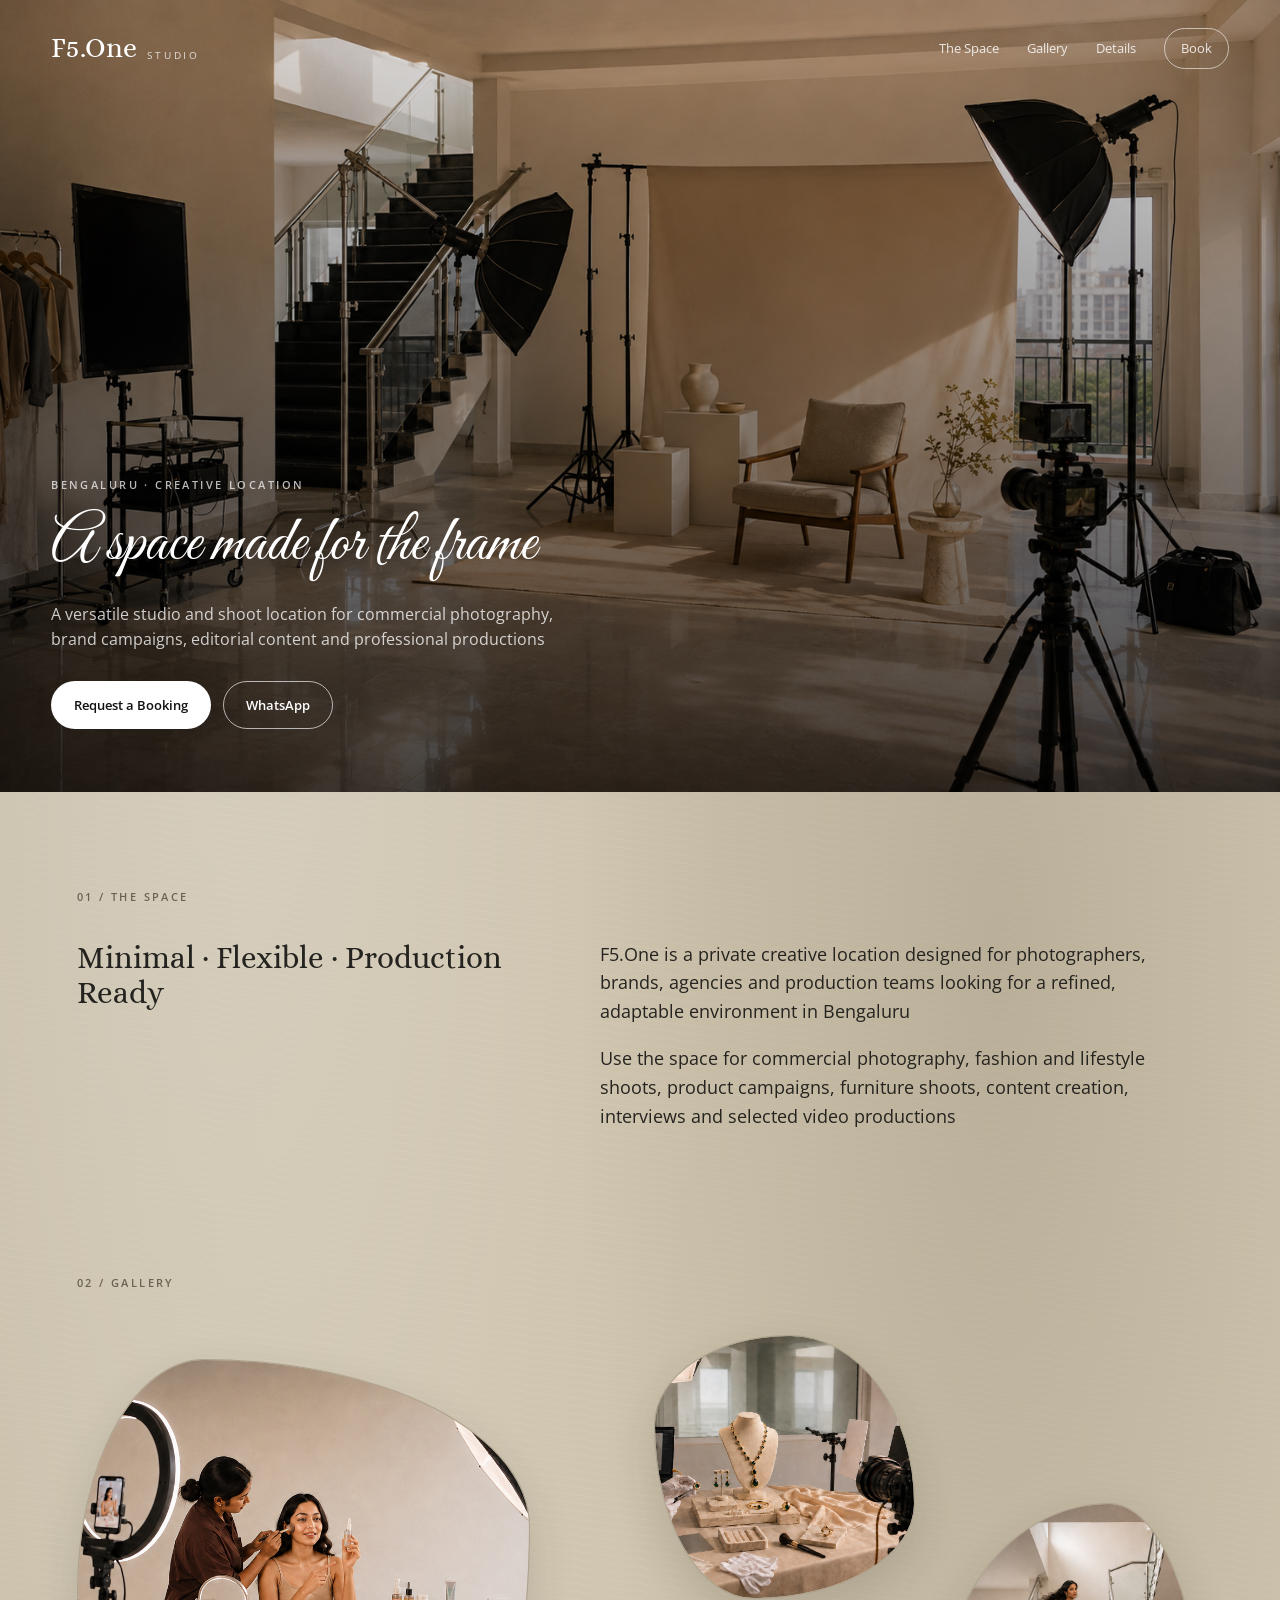
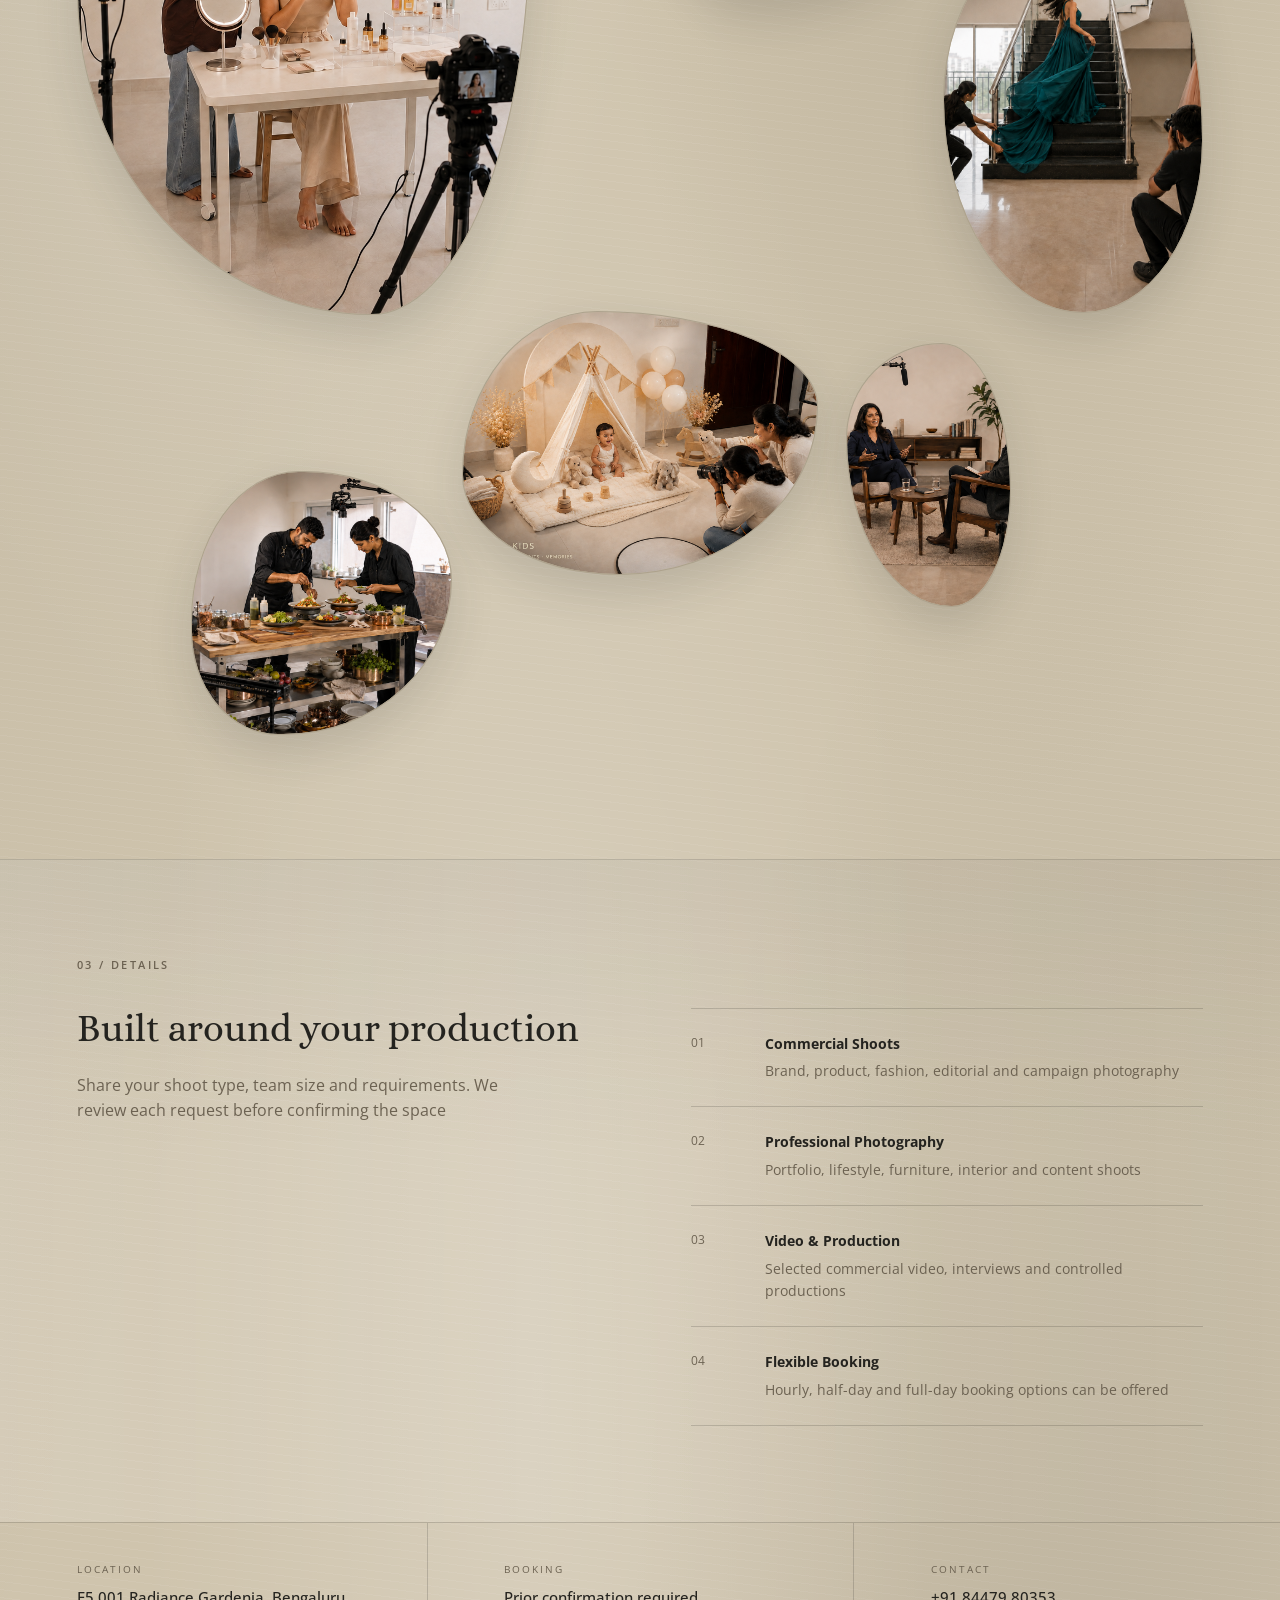
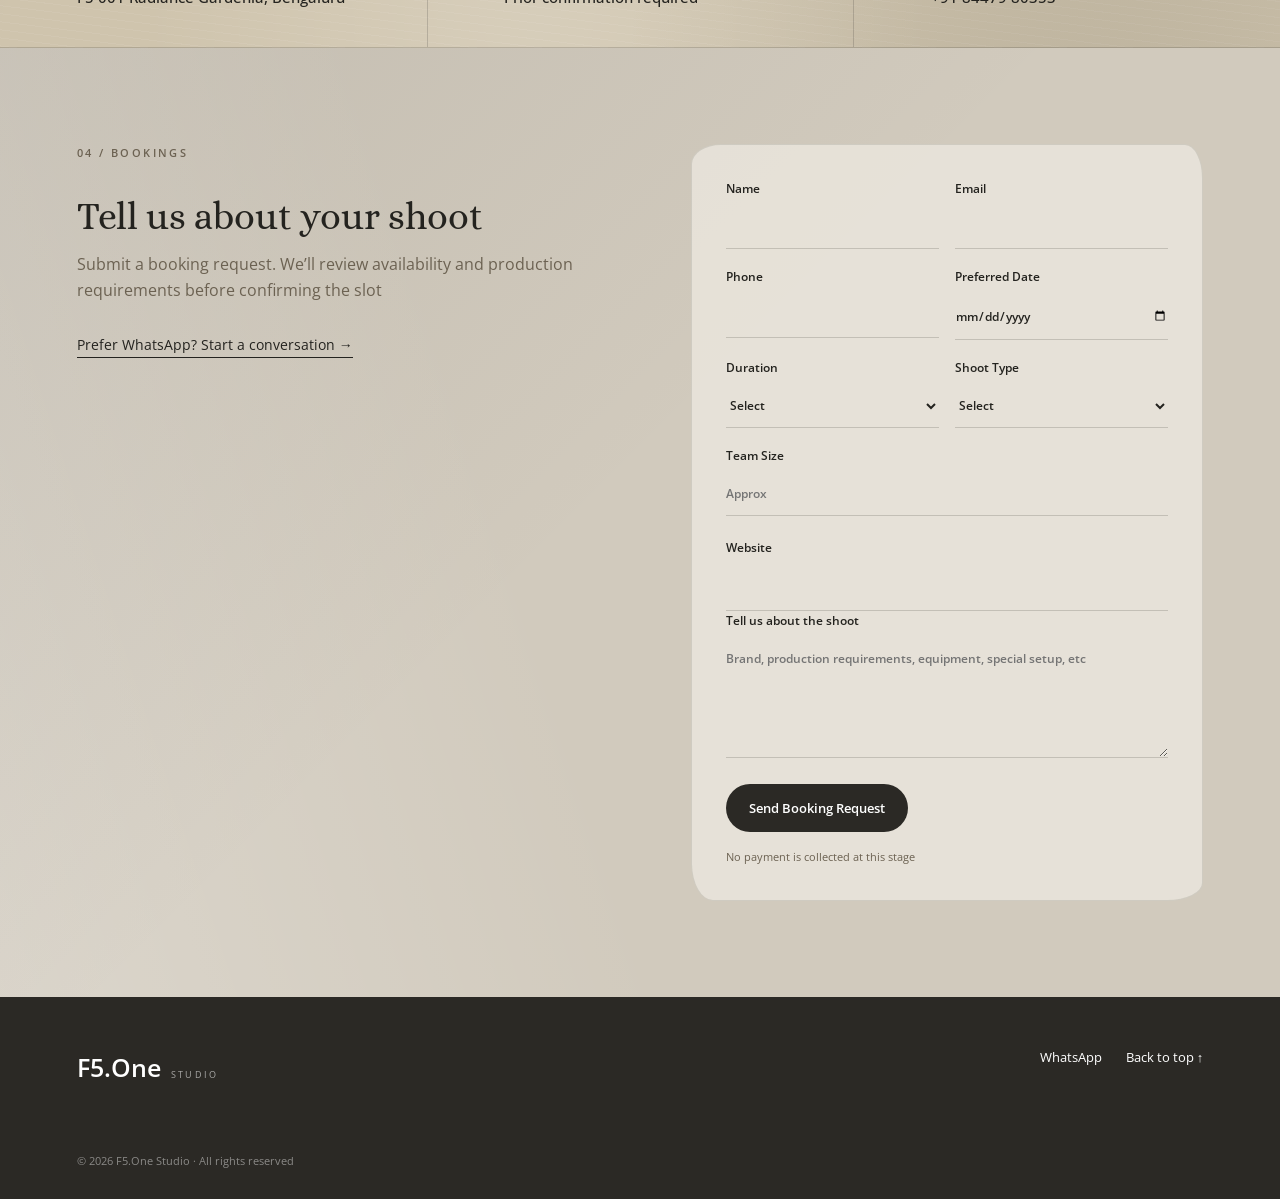
<file: index.html>
<!DOCTYPE html>
<html lang="en">
<head>
  <meta charset="UTF-8" />
  <meta name="viewport" content="width=device-width, initial-scale=1.0" />
  <meta name="description" content="F5.One Studio — a versatile creative studio and location in Bengaluru for commercial shoots, photography, brand campaigns and productions." />
  <title>F5.One Studio | Bengaluru</title>

  <link rel="preconnect" href="https://fonts.googleapis.com">
  <link rel="preconnect" href="https://fonts.gstatic.com" crossorigin>
  <link href="https://fonts.googleapis.com/css2?family=Alice&family=Great+Vibes&family=Open+Sans:wght@400;500;600;700&display=swap" rel="stylesheet">

  <link rel="stylesheet" href="style.css?v=20260819-4" />
</head>
<body>

  <header class="site-header">
    <a href="#top" class="brand" aria-label="F5.One Studio home">
      <span class="brand-main">F5.One</span>
      <span class="brand-sub">STUDIO</span>
    </a>

    <nav class="nav">
      <a href="#space">The Space</a>
      <a href="#gallery">Gallery</a>
      <a href="#details">Details</a>
      <a href="#booking" class="nav-cta">Book</a>
    </nav>
  </header>

  <main id="top">

    <section class="hero">
      <div class="hero-media">
        <img src="assets/Images/F5.one_Hero.png" alt="F5.One Studio interior">
      </div>

      <div class="hero-overlay"></div>

      <div class="hero-content">
        <p class="eyebrow">BENGALURU · CREATIVE LOCATION</p>
        <h1>A space made for the frame</h1>
        <p class="hero-copy">
          A versatile studio and shoot location for commercial photography,
          brand campaigns, editorial content and professional productions
        </p>

        <div class="hero-actions">
          <a href="#booking" class="button button-light">Request a Booking</a>
          <a href="https://wa.me/918447980353" target="_blank" rel="noopener" class="button button-outline">
            WhatsApp
          </a>
        </div>
      </div>
    </section>

    <section class="intro section" id="space">
      <div class="section-label">01 / THE SPACE</div>

      <div class="intro-grid">
        <h2>Minimal · Flexible · Production Ready</h2>

        <div class="intro-copy">
          <p>
            F5.One is a private creative location designed for photographers,
            brands, agencies and production teams looking for a refined,
            adaptable environment in Bengaluru
          </p>
          <p>
            Use the space for commercial photography, fashion and lifestyle
            shoots, product campaigns, furniture shoots, content creation,
            interviews and selected video productions
          </p>
        </div>
      </div>
    </section>

    <section class="gallery section" id="gallery">
      <div class="section-heading">
        <div class="section-label">02 / GALLERY</div>
      </div>

      <div class="gallery-grid">
        <figure class="tile tile-large">
          <img src="assets/Images/01_Skincare.png" alt="Beauty and skincare shoot at F5.One Studio">
        </figure>

        <figure class="tile">
          <img src="assets/Images/02_Gallery_Jewellery.png" alt="Jewellery and accessories shoot at F5.One Studio">
        </figure>

        <figure class="tile">
          <img src="assets/Images/03_Fashion.png" alt="Fashion shoot on the staircase at F5.One Studio">
        </figure>

        <figure class="tile tile-wide">
          <img src="assets/Images/04_kids.png" alt="Baby and kids shoot at F5.One Studio">
        </figure>

        <figure class="tile">
          <img src="assets/Images/05_Podcasts.png" alt="Interview and podcast shoot at F5.One Studio">
        </figure>

        <figure class="tile">
          <img src="assets/Images/06_Food.png" alt="Food and beverage shoot at F5.One Studio">
        </figure>
      </div>
    </section>

    <section class="details section" id="details">
      <div class="section-label">03 / DETAILS</div>

      <div class="details-grid">
        <div class="details-intro">
          <h2>Built around your production</h2>
          <p>
            Share your shoot type, team size and requirements. We review each
            request before confirming the space
          </p>
        </div>

        <div class="detail-list">
          <div class="detail-item">
            <span>01</span>
            <div>
              <h3>Commercial Shoots</h3>
              <p>Brand, product, fashion, editorial and campaign photography</p>
            </div>
          </div>

          <div class="detail-item">
            <span>02</span>
            <div>
              <h3>Professional Photography</h3>
              <p>Portfolio, lifestyle, furniture, interior and content shoots</p>
            </div>
          </div>

          <div class="detail-item">
            <span>03</span>
            <div>
              <h3>Video & Production</h3>
              <p>Selected commercial video, interviews and controlled productions</p>
            </div>
          </div>

          <div class="detail-item">
            <span>04</span>
            <div>
              <h3>Flexible Booking</h3>
              <p>Hourly, half-day and full-day booking options can be offered</p>
            </div>
          </div>
        </div>
      </div>
    </section>

    <section class="quick-info">
      <div>
        <span>LOCATION</span>
        <strong>F5 001 Radiance Gardenia, Bengaluru</strong>
      </div>
      <div>
        <span>BOOKING</span>
        <strong>Prior confirmation required</strong>
      </div>
      <div>
        <span>CONTACT</span>
        <strong>+91 84479 80353</strong>
      </div>
    </section>

    <section class="booking section" id="booking">
      <div class="booking-copy">
        <div class="section-label">04 / BOOKINGS</div>
        <h2>Tell us about your shoot</h2>
        <p>
          Submit a booking request. We’ll review availability and production
          requirements before confirming the slot
        </p>

        <a href="https://wa.me/918447980353?text=Hi%20F5.One%20Studio%2C%20I%20would%20like%20to%20check%20availability%20for%20a%20shoot."
           target="_blank" rel="noopener" class="text-link">
          Prefer WhatsApp? Start a conversation →
        </a>
      </div>

      <form class="booking-form" id="bookingForm">
        <div class="field two-col">
          <label>
            Name
            <input type="text" name="name" autocomplete="name" required>
          </label>

          <label>
            Email
            <input type="email" name="email" autocomplete="email" required>
          </label>
        </div>

        <div class="field two-col">
          <label>
            Phone
            <input type="tel" name="phone" autocomplete="tel" required>
          </label>

          <label>
            Preferred Date
            <input type="date" name="date" required>
          </label>
        </div>

        <div class="field two-col">
          <label>
            Duration
            <select name="duration" required>
              <option value="">Select</option>
              <option>2 Hours</option>
              <option>4 Hours</option>
              <option>6 Hours</option>
              <option>Full Day</option>
            </select>
          </label>

          <label>
            Shoot Type
            <select name="shootType" required>
              <option value="">Select</option>
              <option>Commercial Photography</option>
              <option>Fashion / Portfolio</option>
              <option>Beauty / Influencer</option>
              <option>Jewellery</option>
              <option>Baby / Kids</option>
              <option>Product / Furniture</option>
              <option>Brand Campaign</option>
              <option>Video / Interview</option>
              <option>Content Creation</option>
              <option>Other</option>
            </select>
          </label>
        </div>

        <label class="field">
          Team Size
          <input type="number" name="teamSize" min="1" placeholder="Approx" required>
        </label>

        <div class="hp-field" aria-hidden="true">
          <label>Website
            <input type="text" name="website" tabindex="-1" autocomplete="off">
          </label>
        </div>

        <label class="field">
          Tell us about the shoot
          <textarea name="message" rows="5" placeholder="Brand, production requirements, equipment, special setup, etc"></textarea>
        </label>

        <button class="button button-dark" type="submit" id="submitBooking">Send Booking Request</button>
        <p class="form-status" id="formStatus" role="status" aria-live="polite"></p>
        <p class="form-note">No payment is collected at this stage</p>
      </form>
    </section>

  </main>

  <footer class="footer">
    <div>
      <span class="footer-brand">F5.One</span>
      <span>STUDIO</span>
    </div>

    <div class="footer-links">
      <a href="https://wa.me/918447980353" target="_blank" rel="noopener">WhatsApp</a>
      <a href="#top">Back to top ↑</a>
    </div>

    <p>© <span id="year"></span> F5.One Studio · All rights reserved</p>
  </footer>

  <script src="script.js"></script>
</body>
</html>
</file>
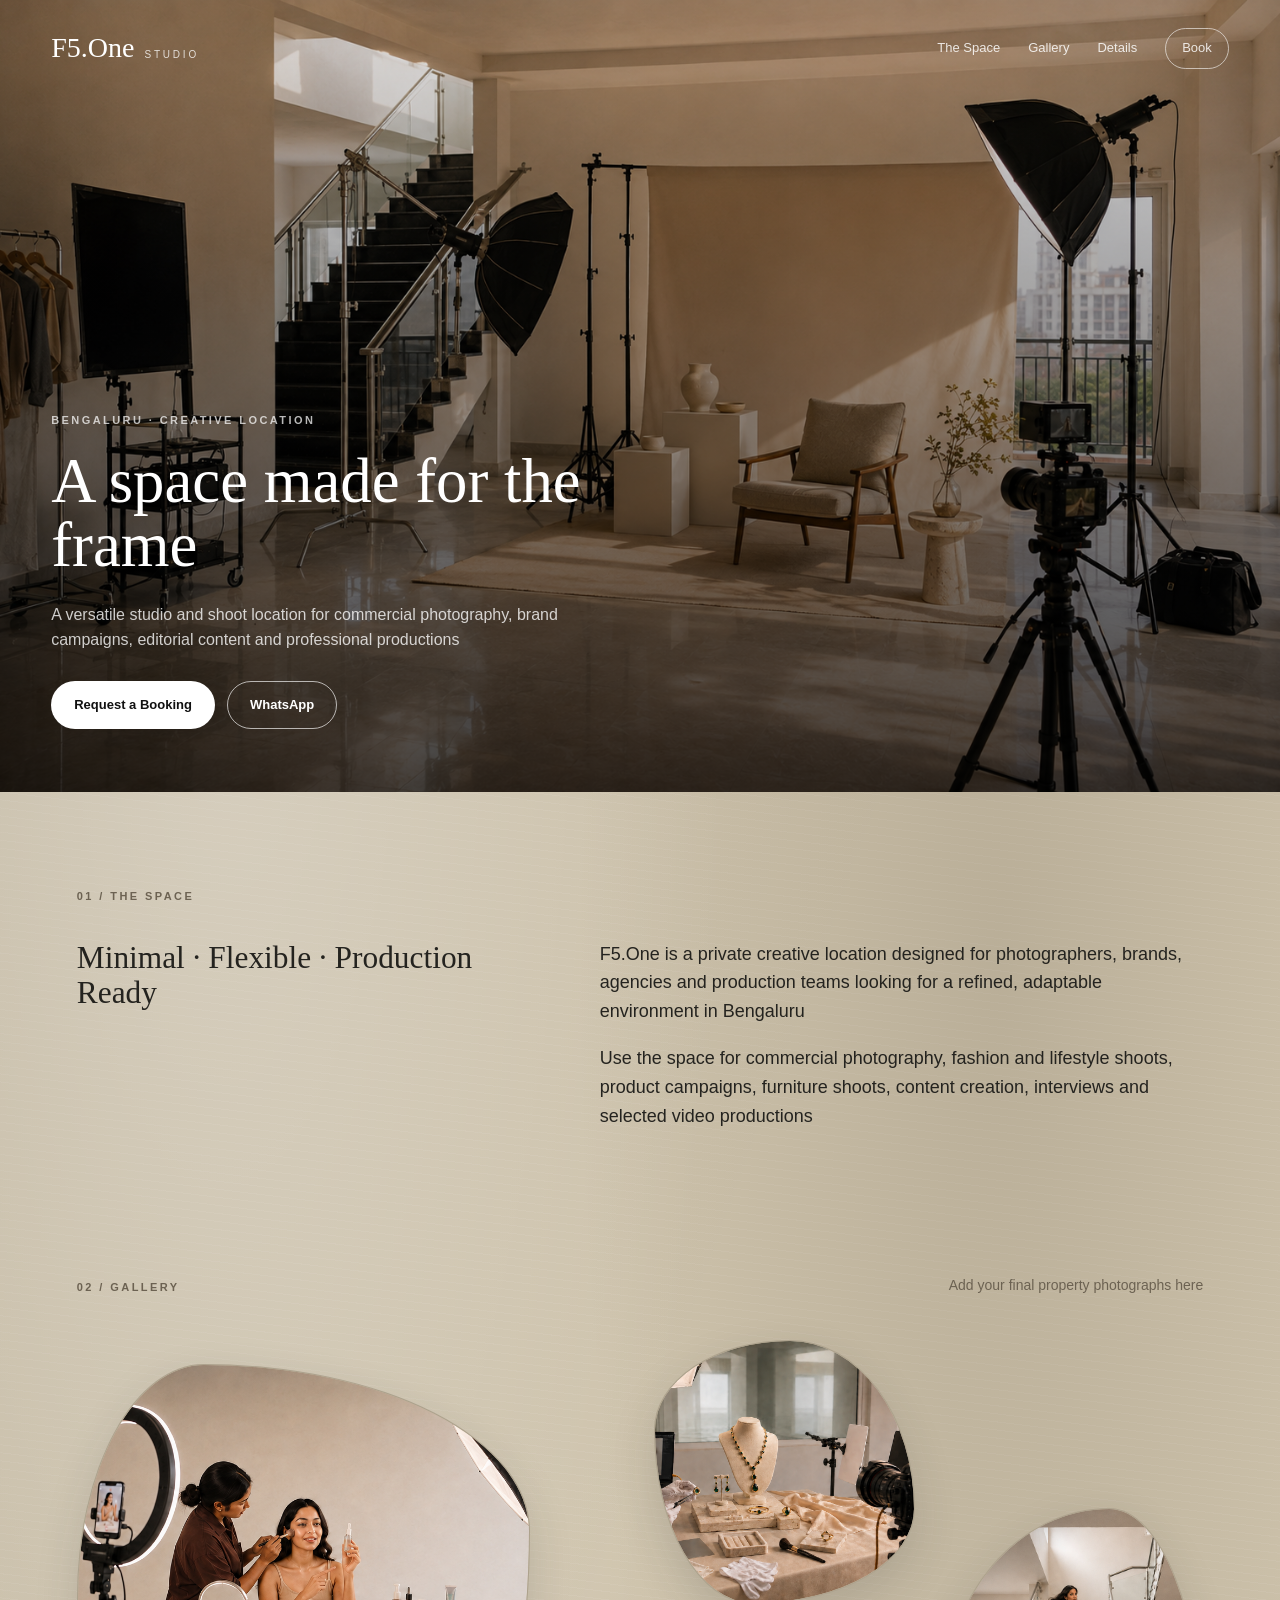
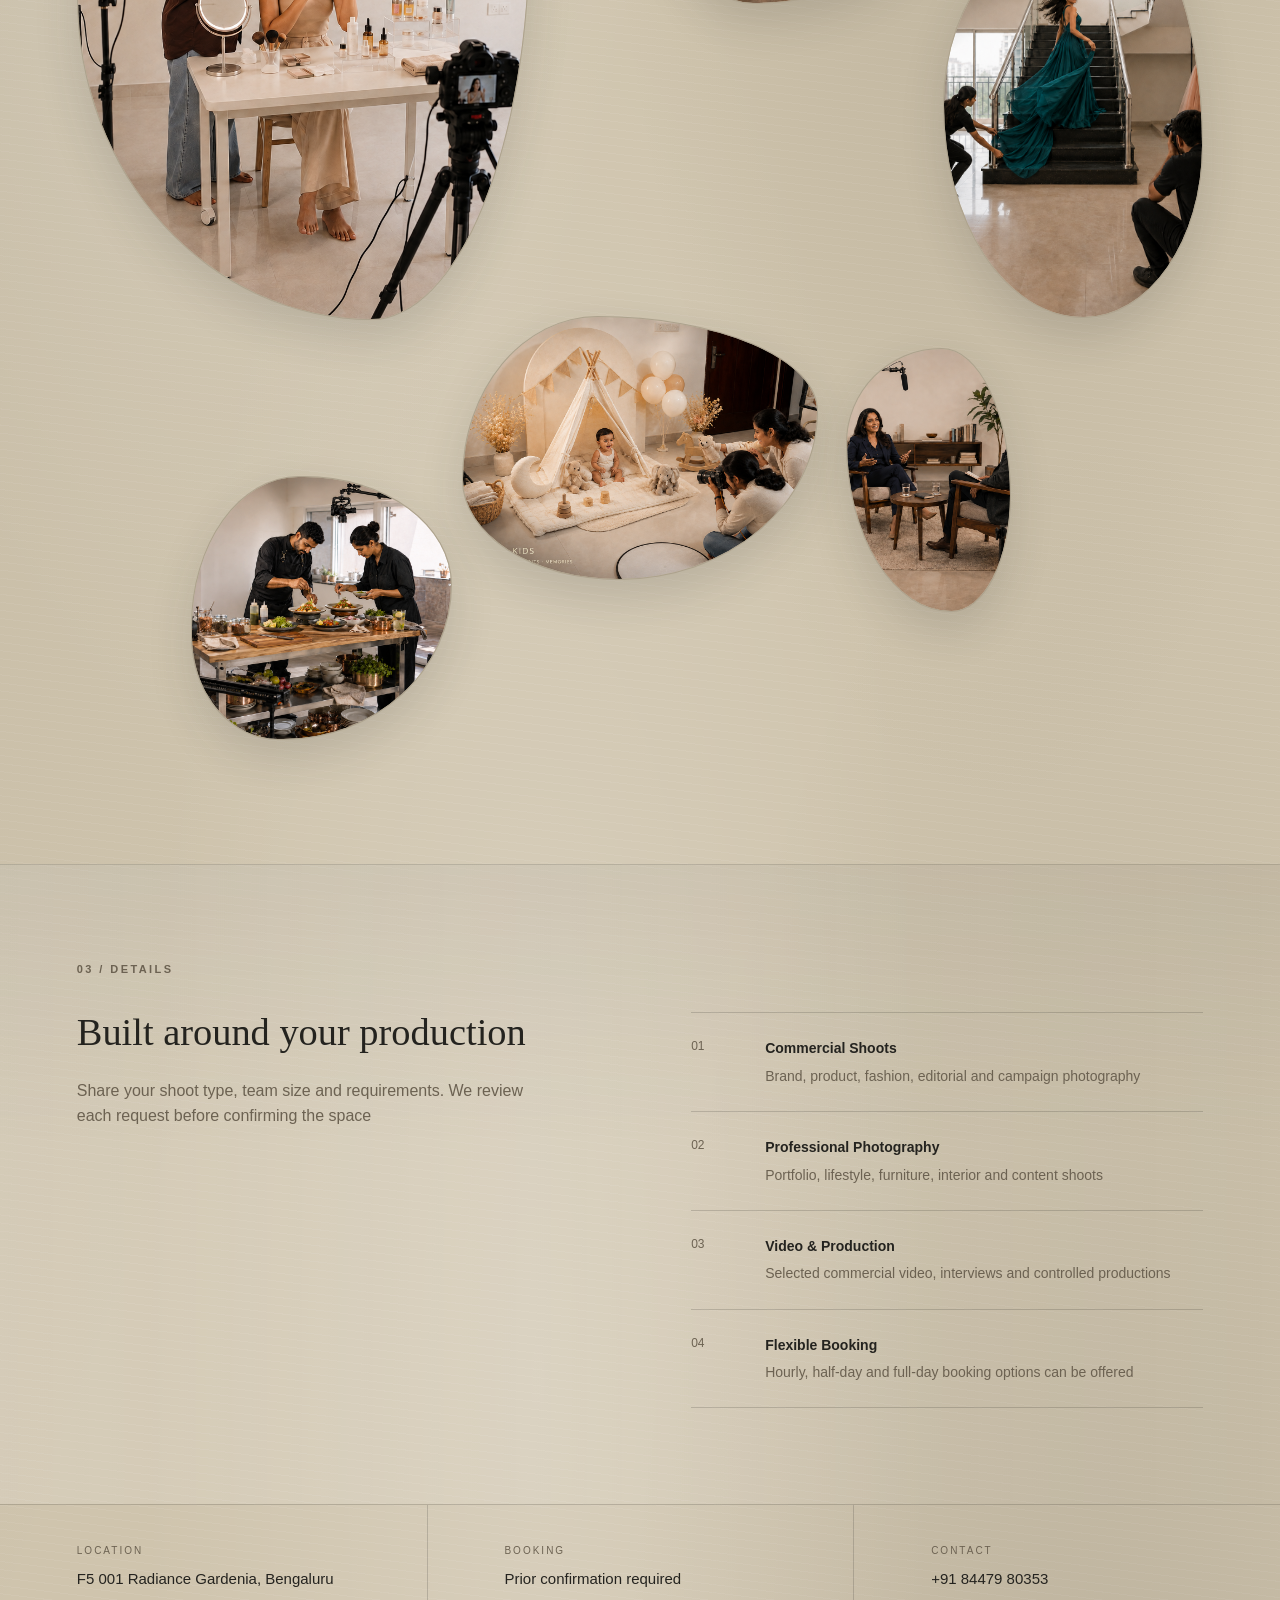
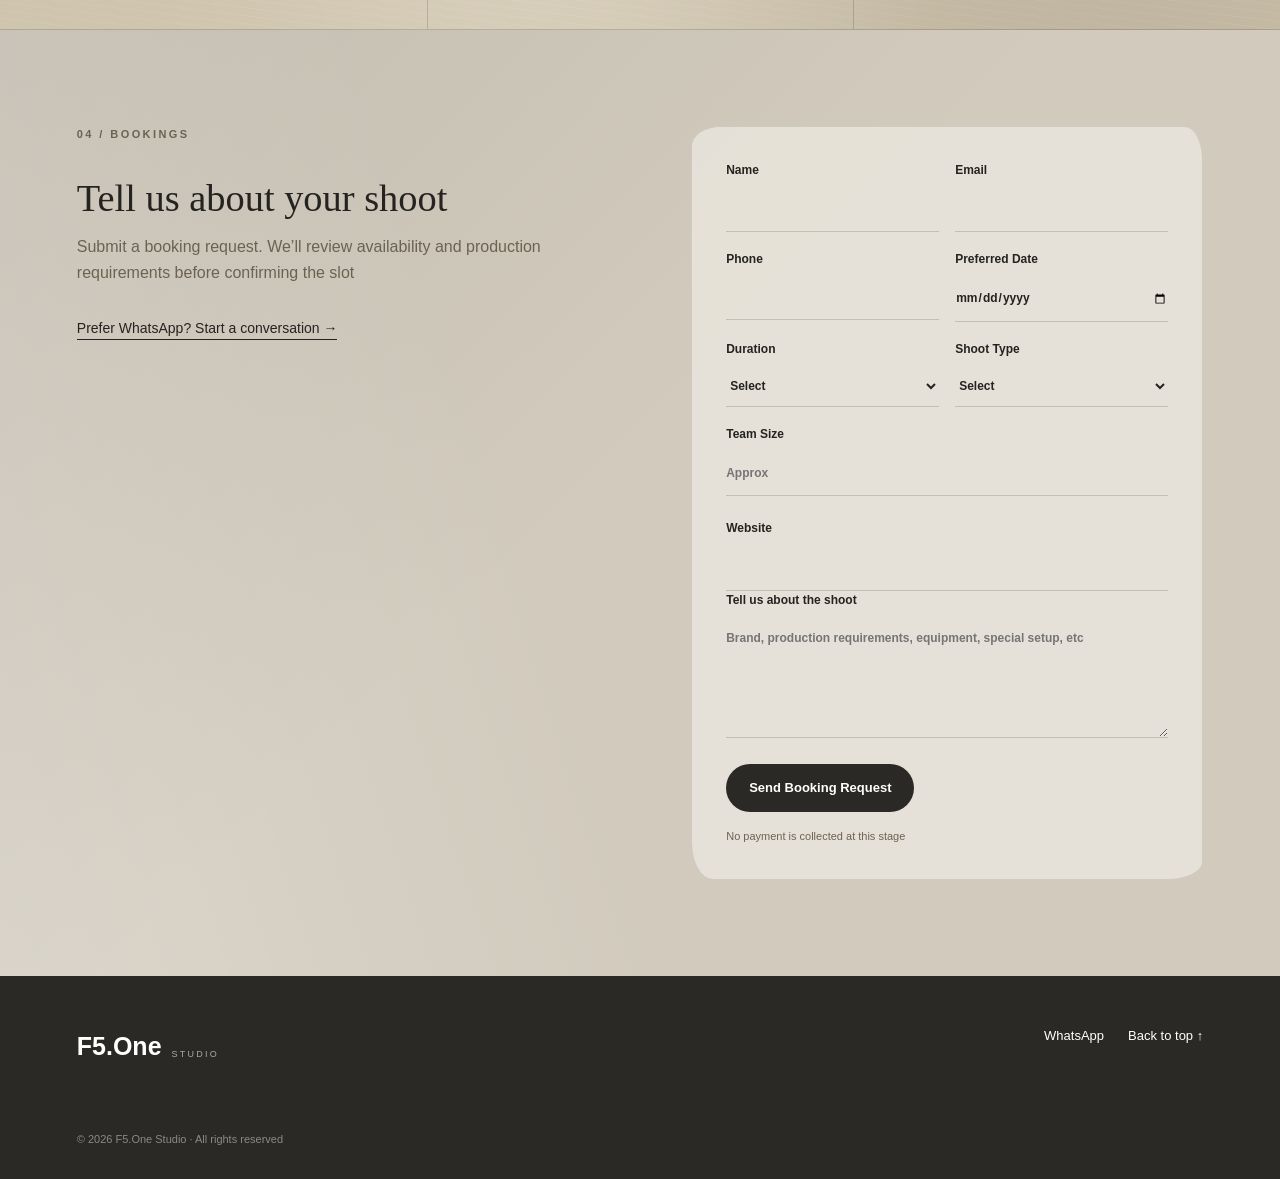
<file: index.backup.html>
<!DOCTYPE html>
<html lang="en">
<head>
  <meta charset="UTF-8" />
  <meta name="viewport" content="width=device-width, initial-scale=1.0" />
  <meta name="description" content="F5.One Studio — a versatile creative studio and location in Bengaluru for commercial shoots, photography, brand campaigns and productions." />
  <title>F5.One Studio | Bengaluru</title>

  <link rel="preconnect" href="https://fonts.googleapis.com">
  <link rel="preconnect" href="https://fonts.gstatic.com" crossorigin>
  <link href="https://fonts.googleapis.com/css2?family=DM+Sans:wght@400;500;600&family=Playfair+Display:wght@500;600&display=swap" rel="stylesheet">

  <link rel="stylesheet" href="style.css" />
</head>
<body>

  <header class="site-header">
    <a href="#top" class="brand" aria-label="F5.One Studio home">
      <span class="brand-main">F5.One</span>
      <span class="brand-sub">STUDIO</span>
    </a>

    <nav class="nav">
      <a href="#space">The Space</a>
      <a href="#gallery">Gallery</a>
      <a href="#details">Details</a>
      <a href="#booking" class="nav-cta">Book</a>
    </nav>
  </header>

  <main id="top">

    <section class="hero">
      <div class="hero-media">
        <img src="assets/Images/F5.one_Hero.png" alt="F5.One Studio interior">
      </div>

      <div class="hero-overlay"></div>

      <div class="hero-content">
        <p class="eyebrow">BENGALURU · CREATIVE LOCATION</p>
        <h1>A space made for the frame</h1>
        <p class="hero-copy">
          A versatile studio and shoot location for commercial photography,
          brand campaigns, editorial content and professional productions
        </p>

        <div class="hero-actions">
          <a href="#booking" class="button button-light">Request a Booking</a>
          <a href="https://wa.me/918447980353" target="_blank" rel="noopener" class="button button-outline">
            WhatsApp
          </a>
        </div>
      </div>
    </section>

    <section class="intro section" id="space">
      <div class="section-label">01 / THE SPACE</div>

      <div class="intro-grid">
        <h2>Minimal · Flexible · Production Ready</h2>

        <div class="intro-copy">
          <p>
            F5.One is a private creative location designed for photographers,
            brands, agencies and production teams looking for a refined,
            adaptable environment in Bengaluru
          </p>
          <p>
            Use the space for commercial photography, fashion and lifestyle
            shoots, product campaigns, furniture shoots, content creation,
            interviews and selected video productions
          </p>
        </div>
      </div>
    </section>

    <section class="gallery section" id="gallery">
      <div class="section-heading">
        <div class="section-label">02 / GALLERY</div>
        <p>Add your final property photographs here</p>
      </div>

      <div class="gallery-grid">
        <figure class="tile tile-large">
          <img src="assets/Images/01_Skincare.png" alt="Beauty and skincare shoot at F5.One Studio">
        </figure>

        <figure class="tile">
          <img src="assets/Images/02_Gallery_Jewellery.png" alt="Jewellery and accessories shoot at F5.One Studio">
        </figure>

        <figure class="tile">
          <img src="assets/Images/03_Fashion.png" alt="Fashion shoot on the staircase at F5.One Studio">
        </figure>

        <figure class="tile tile-wide">
          <img src="assets/Images/04_kids.png" alt="Baby and kids shoot at F5.One Studio">
        </figure>

        <figure class="tile">
          <img src="assets/Images/05_Podcasts.png" alt="Interview and podcast shoot at F5.One Studio">
        </figure>

        <figure class="tile">
          <img src="assets/Images/06_Food.png" alt="Food and beverage shoot at F5.One Studio">
        </figure>
      </div>
    </section>

    <section class="details section" id="details">
      <div class="section-label">03 / DETAILS</div>

      <div class="details-grid">
        <div class="details-intro">
          <h2>Built around your production</h2>
          <p>
            Share your shoot type, team size and requirements. We review each
            request before confirming the space
          </p>
        </div>

        <div class="detail-list">
          <div class="detail-item">
            <span>01</span>
            <div>
              <h3>Commercial Shoots</h3>
              <p>Brand, product, fashion, editorial and campaign photography</p>
            </div>
          </div>

          <div class="detail-item">
            <span>02</span>
            <div>
              <h3>Professional Photography</h3>
              <p>Portfolio, lifestyle, furniture, interior and content shoots</p>
            </div>
          </div>

          <div class="detail-item">
            <span>03</span>
            <div>
              <h3>Video & Production</h3>
              <p>Selected commercial video, interviews and controlled productions</p>
            </div>
          </div>

          <div class="detail-item">
            <span>04</span>
            <div>
              <h3>Flexible Booking</h3>
              <p>Hourly, half-day and full-day booking options can be offered</p>
            </div>
          </div>
        </div>
      </div>
    </section>

    <section class="quick-info">
      <div>
        <span>LOCATION</span>
        <strong>F5 001 Radiance Gardenia, Bengaluru</strong>
      </div>
      <div>
        <span>BOOKING</span>
        <strong>Prior confirmation required</strong>
      </div>
      <div>
        <span>CONTACT</span>
        <strong>+91 84479 80353</strong>
      </div>
    </section>

    <section class="booking section" id="booking">
      <div class="booking-copy">
        <div class="section-label">04 / BOOKINGS</div>
        <h2>Tell us about your shoot</h2>
        <p>
          Submit a booking request. We’ll review availability and production
          requirements before confirming the slot
        </p>

        <a href="https://wa.me/918447980353?text=Hi%20F5.One%20Studio%2C%20I%20would%20like%20to%20check%20availability%20for%20a%20shoot."
           target="_blank" rel="noopener" class="text-link">
          Prefer WhatsApp? Start a conversation →
        </a>
      </div>

      <form class="booking-form" id="bookingForm">
        <div class="field two-col">
          <label>
            Name
            <input type="text" name="name" autocomplete="name" required>
          </label>

          <label>
            Email
            <input type="email" name="email" autocomplete="email" required>
          </label>
        </div>

        <div class="field two-col">
          <label>
            Phone
            <input type="tel" name="phone" autocomplete="tel" required>
          </label>

          <label>
            Preferred Date
            <input type="date" name="date" required>
          </label>
        </div>

        <div class="field two-col">
          <label>
            Duration
            <select name="duration" required>
              <option value="">Select</option>
              <option>2 Hours</option>
              <option>4 Hours</option>
              <option>6 Hours</option>
              <option>Full Day</option>
            </select>
          </label>

          <label>
            Shoot Type
            <select name="shootType" required>
              <option value="">Select</option>
              <option>Commercial Photography</option>
              <option>Fashion / Portfolio</option>
              <option>Beauty / Influencer</option>
              <option>Jewellery</option>
              <option>Baby / Kids</option>
              <option>Product / Furniture</option>
              <option>Brand Campaign</option>
              <option>Video / Interview</option>
              <option>Content Creation</option>
              <option>Other</option>
            </select>
          </label>
        </div>

        <label class="field">
          Team Size
          <input type="number" name="teamSize" min="1" placeholder="Approx" required>
        </label>

        <div class="hp-field" aria-hidden="true">
          <label>Website
            <input type="text" name="website" tabindex="-1" autocomplete="off">
          </label>
        </div>

        <label class="field">
          Tell us about the shoot
          <textarea name="message" rows="5" placeholder="Brand, production requirements, equipment, special setup, etc"></textarea>
        </label>

        <button class="button button-dark" type="submit" id="submitBooking">Send Booking Request</button>
        <p class="form-status" id="formStatus" role="status" aria-live="polite"></p>
        <p class="form-note">No payment is collected at this stage</p>
      </form>
    </section>

  </main>

  <footer class="footer">
    <div>
      <span class="footer-brand">F5.One</span>
      <span>STUDIO</span>
    </div>

    <div class="footer-links">
      <a href="https://wa.me/918447980353" target="_blank" rel="noopener">WhatsApp</a>
      <a href="#top">Back to top ↑</a>
    </div>

    <p>© <span id="year"></span> F5.One Studio · All rights reserved</p>
  </footer>

  <script src="script.js"></script>
</body>
</html>
</file>
<file: style.css>
* {
  box-sizing: border-box;
}

:root {
  --bg: #cfc4ad;
  --ink: #24231f;
  --charcoal: #2b2925;
  --muted: #6c6252;
  --line: rgba(36, 35, 31, 0.18);
  --white: #fff;
}

html {
  scroll-behavior: smooth;
}

body {
  margin: 0;
  background-color: var(--bg);
  background-image:
    radial-gradient(ellipse at 18% 12%, rgba(255, 255, 255, 0.28), transparent 34%),
    radial-gradient(ellipse at 78% 22%, rgba(88, 76, 56, 0.18), transparent 30%),
    radial-gradient(ellipse at 42% 68%, rgba(255, 255, 255, 0.18), transparent 38%),
    radial-gradient(ellipse at 86% 84%, rgba(43, 41, 37, 0.12), transparent 32%),
    linear-gradient(110deg, rgba(43, 41, 37, 0.08), rgba(43, 41, 37, 0) 42%),
    repeating-linear-gradient(7deg, rgba(255, 255, 255, 0.06) 0 1px, transparent 1px 8px);
  color: var(--ink);
  overflow-x: hidden;
  font-family: "Open Sans", sans-serif;
  font-size: 16px;
  line-height: 1.6;
}

a {
  color: inherit;
  text-decoration: none;
}

img {
  display: block;
  width: 100%;
}

.site-header {
  position: absolute;
  z-index: 20;
  top: 0;
  left: 0;
  width: 100%;
  display: flex;
  align-items: center;
  justify-content: space-between;
  padding: 28px 4vw;
  color: white;
}

.brand {
  display: inline-flex;
  align-items: flex-end;
  gap: 10px;
  line-height: 1;
}

.brand-main {
  font-family: "Alice", serif;
  font-size: 28px;
  font-weight: 400;
  letter-spacing: 0;
}

.brand-sub {
  font-size: 10px;
  letter-spacing: 0.28em;
  opacity: 0.78;
  padding-bottom: 2px;
}

.nav {
  display: flex;
  gap: 28px;
  align-items: center;
  font-size: 13px;
}

.nav a {
  opacity: 0.84;
}

.nav a:hover {
  opacity: 1;
}

.nav-cta {
  border: 1px solid rgba(255,255,255,.7);
  padding: 9px 16px;
  border-radius: 999px;
}

.hero {
  min-height: 88svh;
  position: relative;
  display: flex;
  align-items: flex-end;
  overflow: hidden;
  background: var(--charcoal);
  color: white;
}

.hero-media,
.hero-overlay {
  position: absolute;
  inset: 0;
}

.hero-media img {
  height: 100%;
  object-fit: cover;
}

.hero-placeholder {
  position: absolute;
  inset: 0;
  display: flex;
  flex-direction: column;
  align-items: center;
  justify-content: center;
  background:
    linear-gradient(135deg, #555, #1e1e1e);
  color: rgba(255,255,255,.7);
  letter-spacing: .18em;
}

.hero-placeholder span {
  font-size: 13px;
}

.hero-placeholder small {
  margin-top: 8px;
  font-size: 9px;
  opacity: .6;
}

.hero-overlay {
  background: linear-gradient(180deg, rgba(0,0,0,.1), rgba(0,0,0,.7));
}

.hero-content {
  position: relative;
  z-index: 2;
  width: min(640px, 92%);
  padding: 0 4vw 7vh;
}

.eyebrow,
.section-label {
  font-size: 11px;
  font-weight: 600;
  letter-spacing: 0.22em;
}

.eyebrow {
  margin: 0 0 20px;
  opacity: .72;
}

.section h2 {
  font-family: "Alice", serif;
  font-weight: 400;
  letter-spacing: 0;
}

.hero h1 {
  font-family: "Great Vibes", cursive;
  font-size: clamp(42px, 4.9vw, 66px);
  font-weight: 400;
  line-height: 1.02;
  margin: 0;
}

.hero-copy {
  max-width: 540px;
  margin: 24px 0 0;
  color: rgba(255,255,255,.78);
  font-size: 16px;
}

.hero-actions {
  display: flex;
  gap: 12px;
  margin-top: 28px;
  flex-wrap: wrap;
}

.button {
  display: inline-flex;
  justify-content: center;
  align-items: center;
  min-height: 48px;
  padding: 0 22px;
  border-radius: 999px;
  font-family: inherit;
  font-size: 13px;
  font-weight: 600;
  border: 1px solid transparent;
  cursor: pointer;
}

.button-light {
  background: white;
  color: #111;
}

.button-outline {
  color: white;
  border-color: rgba(255,255,255,.65);
}

.button-dark {
  background: var(--charcoal);
  color: white;
  width: fit-content;
  margin-top: 8px;
}

.section {
  padding: 96px 6vw;
}

.section-label {
  color: var(--muted);
  margin-bottom: 34px;
}

.intro-grid,
.details-grid,
.booking {
  display: grid;
  grid-template-columns: 1fr 1fr;
  gap: 8vw;
}

.intro-grid {
  grid-template-columns: minmax(320px, 0.85fr) minmax(0, 1.15fr);
  gap: 6vw;
}

.section h2 {
  font-size: clamp(26px, 3vw, 40px);
  line-height: 1.05;
  margin: 0;
}

.intro-grid > h2 {
  max-width: 460px;
  font-size: clamp(24px, 2.45vw, 32px);
  line-height: 1.12;
}

.intro-copy {
  max-width: 650px;
  font-size: 18px;
}

.intro-copy p:first-child {
  margin-top: 0;
}

.gallery {
  padding-top: 30px;
}

.section-heading {
  display: flex;
  justify-content: space-between;
  align-items: flex-end;
  gap: 30px;
  margin-bottom: 35px;
}

.section-heading .section-label {
  margin: 0;
}

.section-heading p {
  margin: 0;
  color: var(--muted);
  font-size: 14px;
}

.gallery-grid {
  display: grid;
  grid-template-columns: repeat(12, 1fr);
  grid-auto-rows: 118px;
  gap: 28px;
  padding: 14px 0 28px;
}

.tile {
  grid-column: span 3;
  grid-row: span 1;
  position: relative;
  overflow: hidden;
  margin: 0;
  background: #bfb39c;
  border: 1px solid rgba(43, 41, 37, 0.12);
  border-radius: 34% 66% 40% 60% / 44% 36% 64% 56%;
  box-shadow: 0 18px 44px rgba(43, 41, 37, 0.15);
}

.tile-large {
  grid-column: 1 / span 5;
  grid-row: 1 / span 4;
  transform: translateY(18px);
}

.tile-wide {
  grid-column: 5 / span 4;
  grid-row: 5 / span 2;
  transform: translateY(-14px);
}

.tile:nth-child(2) {
  grid-column: 7 / span 3;
  grid-row: 1 / span 2;
  transform: translateY(-6px);
}

.tile:nth-child(3) {
  grid-column: 10 / span 3;
  grid-row: 2 / span 3;
  transform: translateY(16px);
}

.tile:nth-child(4) {
  grid-column: 5 / span 4;
  grid-row: 5 / span 2;
  transform: translateY(-14px);
}

.tile:nth-child(5) {
  grid-column: 9 / span 2;
  grid-row: 5 / span 2;
  transform: translateY(18px);
}

.tile:nth-child(6) {
  grid-column: 2 / span 3;
  grid-row: 6 / span 2;
  transform: translateX(18px);
}

.tile:nth-child(1) {
  border-radius: 28% 72% 35% 65% / 42% 30% 70% 58%;
}

.tile:nth-child(2) {
  border-radius: 52% 48% 62% 38% / 34% 64% 36% 66%;
}

.tile:nth-child(3) {
  border-radius: 64% 36% 46% 54% / 48% 58% 42% 52%;
}

.tile:nth-child(4) {
  border-radius: 38% 62% 56% 44% / 62% 36% 64% 38%;
}

.tile:nth-child(5) {
  border-radius: 58% 42% 36% 64% / 36% 56% 44% 64%;
}

.tile:nth-child(6) {
  border-radius: 42% 58% 66% 34% / 58% 42% 60% 40%;
}

.tile img {
  height: 100%;
  object-fit: cover;
  border-radius: inherit;
  transition: transform .5s ease;
}

.tile:hover img {
  transform: scale(1.02);
}

.image-placeholder {
  position: absolute;
  inset: 0;
  display: grid;
  place-items: center;
  font-family: "Alice", serif;
  font-size: 56px;
  color: rgba(20,20,20,.22);
  background:
    linear-gradient(135deg, rgba(255,255,255,.4), rgba(0,0,0,.04));
}

.details {
  border-top: 1px solid var(--line);
  background:
    linear-gradient(180deg, rgba(43, 41, 37, 0.055), rgba(43, 41, 37, 0) 44%),
    linear-gradient(90deg, rgba(255, 255, 255, 0.14), rgba(255, 255, 255, 0));
}

.details-intro p {
  max-width: 460px;
  color: var(--muted);
  margin-top: 25px;
}

.detail-list {
  border-top: 1px solid var(--line);
}

.detail-item {
  display: grid;
  grid-template-columns: 56px 1fr;
  gap: 18px;
  padding: 24px 0;
  border-bottom: 1px solid var(--line);
}

.detail-item > span {
  font-size: 12px;
  color: var(--muted);
}

.detail-item h3 {
  margin: 0 0 5px;
  font-size: 14px;
}

.detail-item p {
  margin: 0;
  color: var(--muted);
  font-size: 14px;
}

.quick-info {
  display: grid;
  grid-template-columns: repeat(3, 1fr);
  border-top: 1px solid var(--line);
  border-bottom: 1px solid var(--line);
}

.quick-info > div {
  padding: 38px 6vw;
}

.quick-info > div + div {
  border-left: 1px solid var(--line);
}

.quick-info span,
.quick-info strong {
  display: block;
}

.quick-info span {
  color: var(--muted);
  font-size: 10px;
  letter-spacing: .2em;
  margin-bottom: 8px;
}

.quick-info strong {
  font-size: 15px;
  font-weight: 500;
}

.booking {
  background:
    linear-gradient(135deg, rgba(43, 41, 37, 0.08), rgba(43, 41, 37, 0) 48%),
    linear-gradient(72deg, rgba(255, 255, 255, 0.22), rgba(255, 255, 255, 0) 42%),
    #d1cabd;
}

.booking-copy p {
  max-width: 500px;
  color: var(--muted);
}

.text-link {
  display: inline-block;
  margin-top: 15px;
  font-size: 14px;
  border-bottom: 1px solid currentColor;
}

.booking-form {
  background: rgba(239, 235, 226, 0.72);
  padding: 34px;
  border: 1px solid rgba(43, 41, 37, 0.12);
  border-radius: 30px 18px 36px 22px / 20px 34px 18px 38px;
}

.field {
  display: block;
  margin-bottom: 18px;
}

.two-col {
  display: grid;
  grid-template-columns: 1fr 1fr;
  gap: 16px;
}

label {
  font-size: 12px;
  font-weight: 600;
}

input,
select,
textarea {
  display: block;
  width: 100%;
  margin-top: 7px;
  border: 0;
  border-bottom: 1px solid var(--line);
  background: transparent;
  padding: 12px 0;
  outline: none;
  border-radius: 0;
  font: inherit;
  color: var(--ink);
}

textarea {
  resize: vertical;
}

input:focus,
select:focus,
textarea:focus {
  border-color: var(--ink);
}

.form-note {
  margin: 12px 0 0;
  color: var(--muted);
  font-size: 11px;
}

.footer {
  background: var(--charcoal);
  color: white;
  padding: 50px 6vw 30px;
  display: grid;
  grid-template-columns: 1fr auto;
  gap: 50px;
  align-items: start;
}

.footer > div:first-child {
  display: flex;
  align-items: flex-end;
  gap: 10px;
}

.footer-brand {
  font-size: 25px;
  font-weight: 600;
}

.footer > div:first-child span:last-child {
  font-size: 9px;
  letter-spacing: .25em;
  padding-bottom: 5px;
  color: rgba(255,255,255,.6);
}

.footer-links {
  display: flex;
  gap: 24px;
  font-size: 13px;
}

.footer p {
  grid-column: 1 / -1;
  margin: 15px 0 0;
  color: rgba(255,255,255,.45);
  font-size: 11px;
}

@media (max-width: 900px) {
  .nav a:not(.nav-cta) {
    display: none;
  }

  .intro-grid,
  .details-grid,
  .booking {
    grid-template-columns: 1fr;
  }

  .gallery-grid {
    grid-template-columns: 1fr 1fr;
    grid-auto-rows: 190px;
  }

  .gallery-grid .tile,
  .gallery-grid .tile:nth-child(n),
  .gallery-grid .tile-wide {
    grid-column: span 1;
    grid-row: span 1;
    transform: none;
  }

  .gallery-grid .tile-large,
  .gallery-grid .tile:nth-child(1) {
    grid-column: span 2;
    grid-row: span 2;
  }

  .quick-info {
    grid-template-columns: 1fr;
  }

  .quick-info > div + div {
    border-left: 0;
    border-top: 1px solid var(--line);
  }
}

@media (max-width: 620px) {
  .site-header {
    padding: 18px 20px;
  }

  .brand-main {
    font-size: 24px;
  }

  .brand-sub {
    font-size: 9px;
  }

  .nav-cta {
    padding: 7px 13px;
  }

  .hero {
    min-height: auto;
    padding: 104px 0 36px;
  }

  .eyebrow {
    margin-bottom: 14px;
  }

  .hero-content {
    width: 100%;
    padding: 0 20px;
  }

  .hero h1 {
    font-size: clamp(28px, 8.4vw, 38px);
    line-height: 1.03;
  }

  .hero-copy {
    margin-top: 16px;
    font-size: 14px;
    line-height: 1.55;
  }

  .hero-actions {
    gap: 10px;
    margin-top: 20px;
  }

  .hero-actions .button {
    flex: 1 1 142px;
  }

  .button {
    min-height: 44px;
    padding: 0 14px;
    font-size: 12px;
    white-space: nowrap;
  }

  .section h2 {
    font-size: clamp(25px, 7.5vw, 34px);
  }

  .intro-grid > h2 {
    max-width: 340px;
    font-size: clamp(24px, 7vw, 32px);
  }

  .section {
    padding: 62px 20px;
  }

  .section-label {
    margin-bottom: 22px;
  }

  .intro-grid,
  .details-grid,
  .booking {
    gap: 28px;
  }

  .intro-copy {
    font-size: 15px;
    line-height: 1.65;
  }

  .gallery-grid {
    grid-template-columns: 1fr;
    grid-auto-rows: 190px;
  }

  .gallery-grid .tile,
  .gallery-grid .tile:nth-child(n),
  .gallery-grid .tile-large,
  .gallery-grid .tile-wide {
    grid-column: span 1;
    grid-row: span 1;
  }

  .gallery-grid .tile:nth-child(1) {
    grid-row: span 1;
  }

  .quick-info > div {
    padding: 26px 20px;
  }

  .section-heading {
    align-items: flex-start;
    flex-direction: column;
  }

  .two-col {
    grid-template-columns: 1fr;
    gap: 0;
  }

  .booking-form {
    padding: 24px 20px;
  }

  .footer {
    grid-template-columns: 1fr;
    gap: 25px;
    padding: 45px 20px 28px;
  }

  .footer-links {
    flex-direction: column;
    gap: 8px;
  }

  .footer p {
    grid-column: 1;
  }
}
</file>
